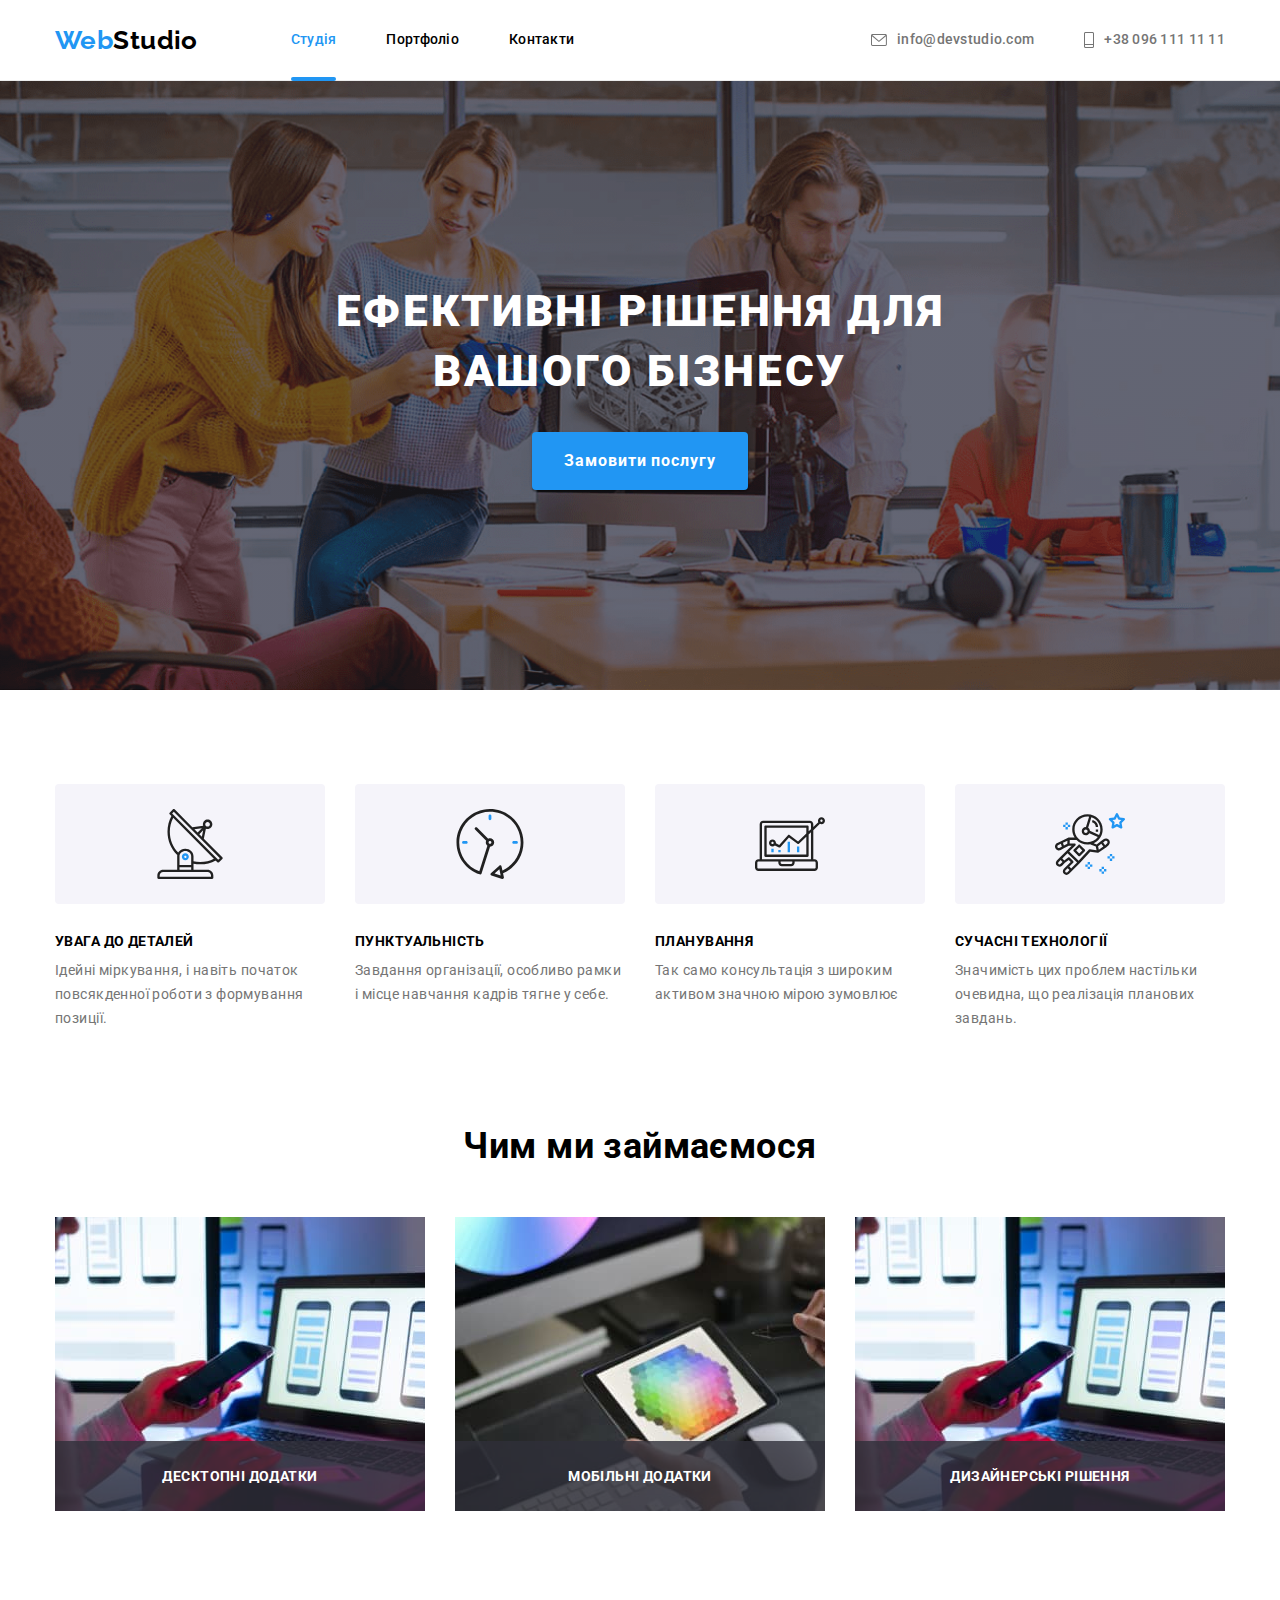
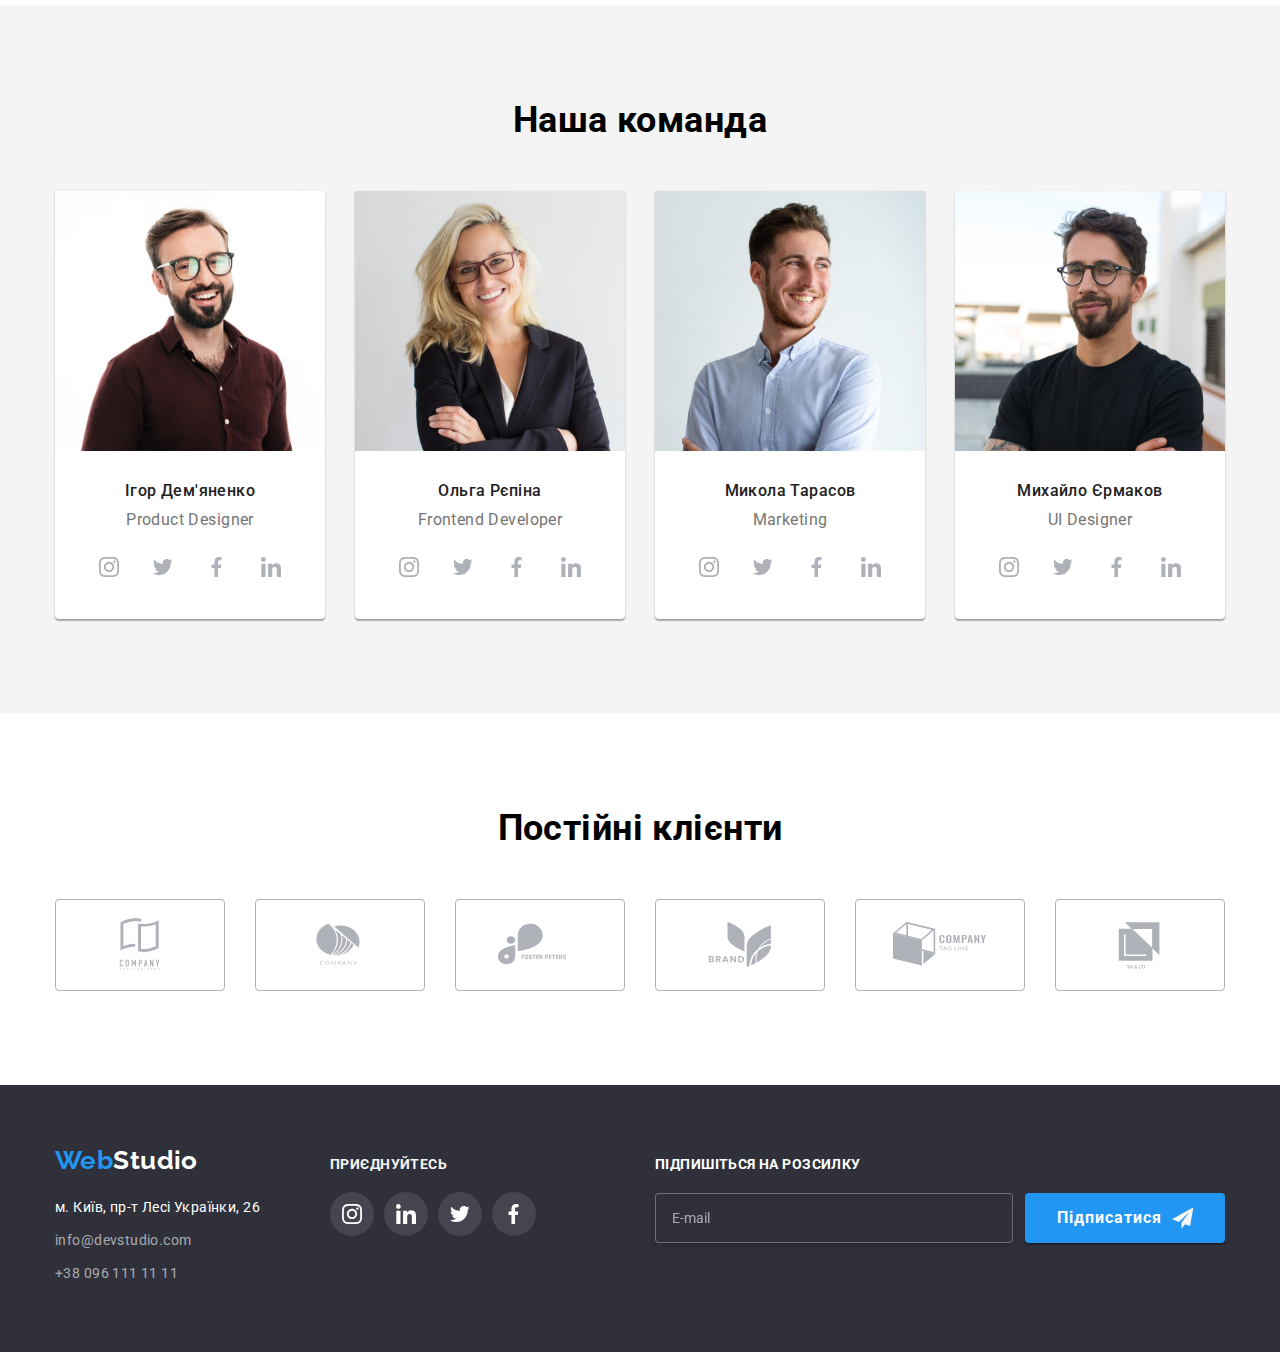
<file: index.html>
<!DOCTYPE html>
<html lang="uk">
<head>
  <meta charset="UTF-8">
  <meta http-equiv="X-UA-Compatible" content="IE=edge">
  <meta name="viewport" content="width=device-width, initial-scale=1.0">
  <!-- FONTS -->
  <link href="https://fonts.googleapis.com/css2?family=Raleway:wght@700&family=Roboto:wght@400;500;700;900&display=swap" rel="stylesheet">
  <!--MODERN-NORMALIZE  -->
  <link rel="stylesheet" href="https://cdn.jsdelivr.net/npm/modern-normalize@1.1.0/modern-normalize.min.css">
  
  <link rel="stylesheet" href="./css/main.min.css">
  <title>WebStudio</title>
</head>
<body>

  <!-- HEDEAR -->
  <header class="header">
    <div class="container header-container">
      <nav class="nav">
      <a class="logo" href="./index.html"><span class="logo__decoration">Web</span>Studio</a>
        <ul class="list-nav list">
          <li class="nav__item"><a class="nav__link current" href="./index.html">Студія</a></li>
          <li class="nav__item"><a class="nav__link" href="./portfolio.html">Портфоліо</a></li>
          <li class="nav__item"><a class="nav__link" href="#">Контакти</a></li>
        </ul>
      </nav>

      <ul class="list-contact list">
        <li class="item-contact">
          <a class="link-contact link" href="mailto:info@devstudio.com">
            <svg class="contacts-icons-mailtu">
              <use href="./images/icons/contacts.svg#icon-envelope"></use>
            </svg>info@devstudio.com
          </a>
        </li>
        <li class="item-contact">
          <a class="link-contact link" href="tel:+380961111111">
            <svg class="contacts-icons-phone">
              <use href="./images/icons/contacts.svg#icon-phone"></use>
            </svg>+38 096 111 11 11
          </a>
        </li>
      </ul>
    </div>
  </header>
  <main>

    <!-- HERO -->
    <section class="hero section">
      <div class="container">
        <h1 class="hero__title">Ефективні рішення для вашого бізнесу</h1>
        <button class="hero__btn btn" data-modal-open type="button">Замовити послугу</button>
      </div>
    </section>

    <!-- ADVANTAGES -->
    <section class="advantages section">
      <h2 class="visually-hidden">Переваги</h2>
        <div class="container">
          <ul class="advantages__list list">
            <li class="advantages__item">
              <div class="advantages__blok">
                <svg class="advantes__icon">
                  <use  href="./images/icons/work.svg#icon-antenna"></use>
                </svg>
              </div>
              <h3 class=advantages__title>УВАГА ДО ДЕТАЛЕЙ</h3>
              <p class="advantages__text">Ідейні міркування, і навіть початок повсякденної роботи з формування позиції.</p>
            </li>

            <li class="advantages__item">
              <div class="advantages__blok">
                <svg class="advantes__icon">
                  <use  href="./images/icons/work.svg#icon-clock"></use>
                </svg>
              </div>
              <h3 class="advantages__title">ПУНКТУАЛЬНІСТЬ</h3>
              <p class="advantages__text">Завдання організації, особливо рамки і місце навчання кадрів тягне у себе.</p>
            </li>

            <li class="advantages__item">
              <div class="advantages__blok">
                <svg class="advantes__icon">
                  <use  href="./images/icons/work.svg#icon-diagram"></use>
                </svg>
              </div>
              <h3 class="advantages__title">ПЛАНУВАННЯ</h3>
              <p class="advantages__text">Так само консультація з широким активом значною мірою зумовлює</p>
            </li>

            <li class="advantages__item">
              <div class="advantages__blok">
                <svg class="advantes__icon">
                  <use  href="./images/icons/work.svg#icon-astronaut"></use>
                </svg>
              </div>
              <h3 class="advantages__title">СУЧАСНІ ТЕХНОЛОГІЇ</h3>
              <p class="advantages__text">Значимість цих проблем настільки очевидна, що реалізація планових завдань.</p>
            </li>
          </ul>
      </div>
    </section>

    <!-- WORK -->
    <section class="work section">
      <div class="container">
        <h2 class="section-title">Чим ми займаємося</h2>
          <ul class="work__list list">
            <li>
              <div class="work-overlay">
                <img src="./images/img-work-1.jpg" alt="зображення роботи над кодом" width="370" height="294">
                <p class="work-overlay__text">Десктопні додатки</p>
              </div>
            </li>

            <li>
              <div class="work-overlay">
                <img src="./images/img-work-2.jpg" alt="зображення роботи над мобільним додатком" width="370" height="294">
                <p class="work-overlay__text">Мобільні додатки</p>
            </div>
            </li>

            <li>
              <div class="work-overlay">
                <img src="./images/img-work-1.jpg" alt="зображення роботи над дизайном" width="370" height="294">
                <p class="work-overlay__text">Дизайнерські рішення</p>
              </div>
            </li>
          </ul>
      </div>
    </section>

    <!-- TEAM -->
    <section class="team section">
      <div class="container">
        <h2 class="section-title">Наша команда</h2>
          <ul class="list-team list">
            <li class="item-team">
              <img src="./images/img-product-designer.jpg" alt="Ігор Дем'яненко" width="270" height="260">
              <div class="team-card">
                <h3 class="card-team__subtitle">Ігор Дем'яненко</h3>
                <p class="team__text" lang="en">Product Designer</p>
              
                <ul class="social-list list">
                  <li class="social-list__item">
                    <a href="" class="social-list__link">
                      <svg lang="en" class="social-list__icon" aria-label="instagram icon">
                        <use href="./images/icons/social-networks.svg#icon-instagram"></use>
                      </svg>
                    </a>
                  </li>
                  <li class="social-list-item">
                    <a href="" class="social-list__link">
                      <svg lang="en" class="social-list__icon" aria-label="twitter icon">
                        <use href="./images/icons/social-networks.svg#icon-twitter"></use>
                      </svg>
                    </a>
                  </li>
                  <li class="social-list-item">
                    <a href="" class="social-list__link">
                      <svg lang="en" class="social-list__icon" aria-label="facebook icon">
                        <use href="./images/icons/social-networks.svg#icon-facebook"></use>
                      </svg>
                    </a>
                  </li>
                  <li class="social-list-item">
                    <a href="" class="social-list__link">
                      <svg lang="en" class="social-list__icon" aria-label="linkedin icon">
                        <use href="./images/icons/social-networks.svg#icon-linkedin"></use>
                      </svg>
                    </a>
                  </li>
                </ul>
              </div>
            </li>

            <li class="item-team">
              <img src="./images/img-frontend-developer.jpg" alt="Ольга Рєпіна" width="270" height="260">
              <div class="team-card">
                <h3 class="card-team__subtitle">Ольга Рєпіна</h3>
                <p class="team__text" lang="en">Frontend Developer</p>

                <ul class="social-list list">
                  <li class="social-list__item">
                    <a href="" class="social-list__link">
                      <svg lang="en" class="social-list__icon" aria-label="instagram icon">
                        <use href="./images/icons/social-networks.svg#icon-instagram"></use>
                      </svg>
                    </a>
                  </li>
                  <li class="social-list-item">
                    <a href="" class="social-list__link">
                      <svg lang="en" class="social-list__icon" aria-label="twitter icon">
                        <use href="./images/icons/social-networks.svg#icon-twitter"></use>
                      </svg>
                    </a>
                  </li>
                  <li class="social-list-item">
                    <a href="" class="social-list__link">
                      <svg lang="en" class="social-list__icon" aria-label="facebook icon">
                        <use href="./images/icons/social-networks.svg#icon-facebook"></use>
                      </svg>
                    </a>
                  </li>
                  <li class="social-list-item">
                    <a href="" class="social-list__link">
                      <svg lang="en" class="social-list__icon" aria-label="linkedin icon">
                        <use href="./images/icons/social-networks.svg#icon-linkedin"></use>
                      </svg>
                    </a>
                  </li>
                </ul>
              </div>
            </li>

            <li class="item-team">
              <img src="./images/img-marketing.jpg" alt="Микола Тарасов" width="270" height="260">
              <div class="team-card">
                <h3 class="card-team__subtitle">Микола Тарасов</h3>
                <p class="team__text" lang="en">Marketing</p>

                <ul class="social-list list">
                  <li class="social-list__item">
                    <a href="" class="social-list__link">
                      <svg lang="en" class="social-list__icon" aria-label="instagram icon">
                        <use href="./images/icons/social-networks.svg#icon-instagram"></use>
                      </svg>
                    </a>
                  </li>
                  <li class="social-list-item">
                    <a href="" class="social-list__link">
                      <svg lang="en" class="social-list__icon" aria-label="twitter icon">
                        <use href="./images/icons/social-networks.svg#icon-twitter"></use>
                      </svg>
                    </a>
                  </li>
                  <li class="social-list-item">
                    <a href="" class="social-list__link">
                      <svg lang="en" class="social-list__icon" aria-label="facebook icon">
                        <use href="./images/icons/social-networks.svg#icon-facebook"></use>
                      </svg>
                    </a>
                  </li>
                  <li class="social-list-item">
                    <a href="" class="social-list__link">
                      <svg lang="en" class="social-list__icon" aria-label="linkedin icon">
                        <use href="./images/icons/social-networks.svg#icon-linkedin"></use>
                      </svg>
                    </a>
                  </li>
                </ul>
              </div>
            </li>

            <li class="item-team">
              <img src="./images/img-ul-designer.jpg" alt="Михайло Єрмаков" width="270" height="260">
              <div class="team-card">
                <h3 class="card-team__subtitle">Михайло Єрмаков</h3>
                <p class="team__text" lang="en">UI Designer</p>

                <ul class="social-list list">
                  <li class="social-list__item">
                    <a href="" class="social-list__link">
                      <svg lang="en" class="social-list__icon" aria-label="instagram icon">
                        <use href="./images/icons/social-networks.svg#icon-instagram"></use>
                      </svg>
                    </a>
                  </li>
                  <li class="social-list-item">
                    <a href="" class="social-list__link">
                      <svg lang="en" class="social-list__icon" aria-label="twitter icon">
                        <use href="./images/icons/social-networks.svg#icon-twitter"></use>
                      </svg>
                    </a>
                  </li>
                  <li class="social-list-item">
                    <a href="" class="social-list__link">
                      <svg lang="en" class="social-list__icon" aria-label="facebook icon">
                        <use href="./images/icons/social-networks.svg#icon-facebook"></use>
                      </svg>
                    </a>
                  </li>
                  <li class="social-list-item">
                    <a href="" class="social-list__link">
                      <svg lang="en" class="social-list__icon" aria-label="linkedin icon">
                        <use href="./images/icons/social-networks.svg#icon-linkedin"></use>
                      </svg>
                    </a>
                  </li>
                </ul>
              </div>
            </li>
          </ul>
    </div>
    </section>

    <!-- CUSTOMERS -->
    <section class="sectin-customers section">
      <div class="container">
        <h2 class="section-title">Постійні клієнти</h2>
          <ul class="curstomers__list list">
            <li class="curstomers__item">
              <a href="" class="curstomers__link link">
                <svg class="curstomers__icon">
                  <use href="./images/icons/logo.svg#icon-Logo-1"></use>
                </svg>
              </a>
            </li>

            <li class="curstomers__item">
              <a href="" class="curstomers__link link">
                <svg class="curstomers__icon">
                  <use href="./images/icons/logo.svg#icon-Logo-2"></use>
                </svg>
              </a>
            </li>

            <li class="curstomers__item">
              <a href="" class="curstomers__link link">
                <svg class="curstomers__icon">
                  <use href="./images/icons/logo.svg#icon-Logo-3"></use>
                </svg>
              </a>
            </li>

            <li class="curstomers__item">
              <a href="" class="curstomers__link link">
                <svg class="curstomers__icon">
                  <use href="./images/icons/logo.svg#icon-Logo-4"></use>
                </svg>
              </a>
            </li>

            <li class="curstomers__item">
              <a href="" class="curstomers__link link">
                <svg class="curstomers__icon">
                  <use href="./images/icons/logo.svg#icon-Logo-5"></use>
                </svg>
              </a>
            </li>

            <li class="curstomers__item">
              <a href="" class="curstomers__link link">
                <svg class="curstomers__icon">
                  <use href="./images/icons/logo.svg#icon-Logo-6"></use>
                </svg>
              </a>
            </li>
          </ul>
      </div>
    </section>
  </main>

  <!-- FOOTER -->
  <footer class="footer">
      <div class="container footer-box">
          <div class="footer-box__contacts">
            <a class="footer-logo" href="./index.html"><span class="logo__decoration">Web</span>Studio</a>
            <address class="footer-address">
              <ul class="footer-address__list list">
                <li class="footer-address__item"><a class="footer-address__link" href="">м. Київ, пр-т Лесі Українки, 26</a></li>
                <li class="footer-address__item"><a class="footer-address__link-contact" href="mailto:info@devstudio.com">info@devstudio.com</a></li>
                <li class="footer-address__item"><a class="footer-address__link-contact" href="tel:+380961111111">+38 096 111 11 11</a></li>
              </ul>
            </address>
          </div>

          <!-- FOOTER-SOCIAL -->
        <div class="footer-social">
          <h2 class="footer-social__title">приєднуйтесь</h2>

          <ul class="footer-social__list list">
            <li class="footer-social__item">
              <a href="" class="footer-social__link">
                <svg class="footer-social__icon">
                  <use class="use" href="./images/icons/social-networks.svg#icon-instagram"></use>
                </svg>
              </a>
            </li>

            <li class="footer-social__item">
              <a href="" class="footer-social__link">
                <svg class="footer-social__icon">
                  <use href="./images/icons/social-networks.svg#icon-linkedin"></use>
                </svg>
              </a>
            </li>

            <li class="footer-social__item">
              <a href="" class="footer-social__link">
                <svg class="footer-social__icon">
                  <use href="./images/icons/social-networks.svg#icon-twitter"></use>
                </svg>
              </a>
            </li>

            <li class="footer-social__item">
              <a href="" class="footer-social__link ">
                <svg class="footer-social__icon">
                  <use href="./images/icons/social-networks.svg#icon-facebook"></use>
                </svg>
              </a>
            </li>
          </ul>
        </div>


        <div class="subscription">
          <p class="footer-title-form">Підпишіться на розсилку</p>
          <form class="footer-form">
            <input class="footer-form-input  name="user_email" 
            type="email" 
            equired
            pattern="[a-zA-Zа]+"
            placeholder="E-mail">
            <button class="footer-form-btn btn" type="submit">
              Підписатися
              <svg class="footer-icon-btn">
                <use href="./images/icons/social-networks.svg#icon-send"></use>
              </svg>
            </button>
          </form>
        </div>
      </div>
    </div>
  </footer>

  <!--MODAL-BACKDROP -->
 
  <div class="backdrop is-hidden" data-modal>
    <div class="modal">
      <button tupe="button" class="modal-close-btn" data-modal-close>
        <svg class="modal-icon-close">
          <use href="./images/icons/modal-window.svg#icon-close"></use>
        </svg>
      </button>

      <p class="modal-title">Залиште свої дані, ми вам передзвонимо</p>
      <form class="modal-form">
        <label class="modal-lable">
          <span class="modal-input-fild">Ім'я</span>
          <span class="modal-form-icon">
            <input class="modal-input" 
            name="user_name" 
            type="text" 
            required 
            pattern="[a-zA-Zа-яА-ЯіІїЇ]+">
            <svg class="form-input-icon" width="12px"
            height="12px">
              <use class="input-icon" href="./images/icons/modal-window.svg#icon-uzer"></use>
            </svg>
          </span>
        </label>
      
        <label class="modal-lable">
          <span class="modal-input-fild">Телефон</span>
          <span class="modal-form-icon">
            <input class="modal-input" 
            name="user_phone" 
            type="tel" 
            required 
            pattern="[0-9]{3}-[0-9]{3}-[0-9]{2}-[0-9]{2}" 
            title="xxx-xxx-xx-xx">
            <svg class="form-input-icon" width="13px" 
            height="13px">
              <use class="input-icon"  href="./images/icons/modal-window.svg#icon-phone"></use>
            </svg>
          </span>
        </label>
      
        <label class="modal-lable">
          <span class="modal-input-fild">Пошта</span>
          <span class="modal-form-icon">
            <input class="modal-input" 
            name="user_email" 
            type="email" 
            equired
            pattern="[a-zA-Zа]+">
            <svg class="form-input-icon" width="15px" 
            height="12px" >
              <use class="input-icon" href="./images/icons/modal-window.svg#icon-letter"></use>
            </svg>
          </span>
        </label>
      
        <label class="modal-lable-textarea">
          <span class="modal-input-fild">Коментар</span>
          <textarea class="modal-textarea" 
          name="user_message"
          placeholder="Введіть текст"></textarea>
        </label>
      
        <label class="modal-checkbox-field">
          <input class="modal-checkbox"
          name="user_policy" 
          type="checkbox" 
          required>
          <svg class="icon-checkbox">
            <use class="icon-checkbox-active" href="./images/icons/modal-window.svg#icon-check-box"></use>
          </svg>
          Погоджуюся з розсилкою та приймаю&nbsp <a class="checkbox-link" href=""> Умови договору</a>
        </label>

        <button class="modal-form-btn btn" type="submit">Надіслати</button>
      </form>
    </div>
  </div>
 


  <script src="./js/modal.js"></script>
</body>
</html>
</file>
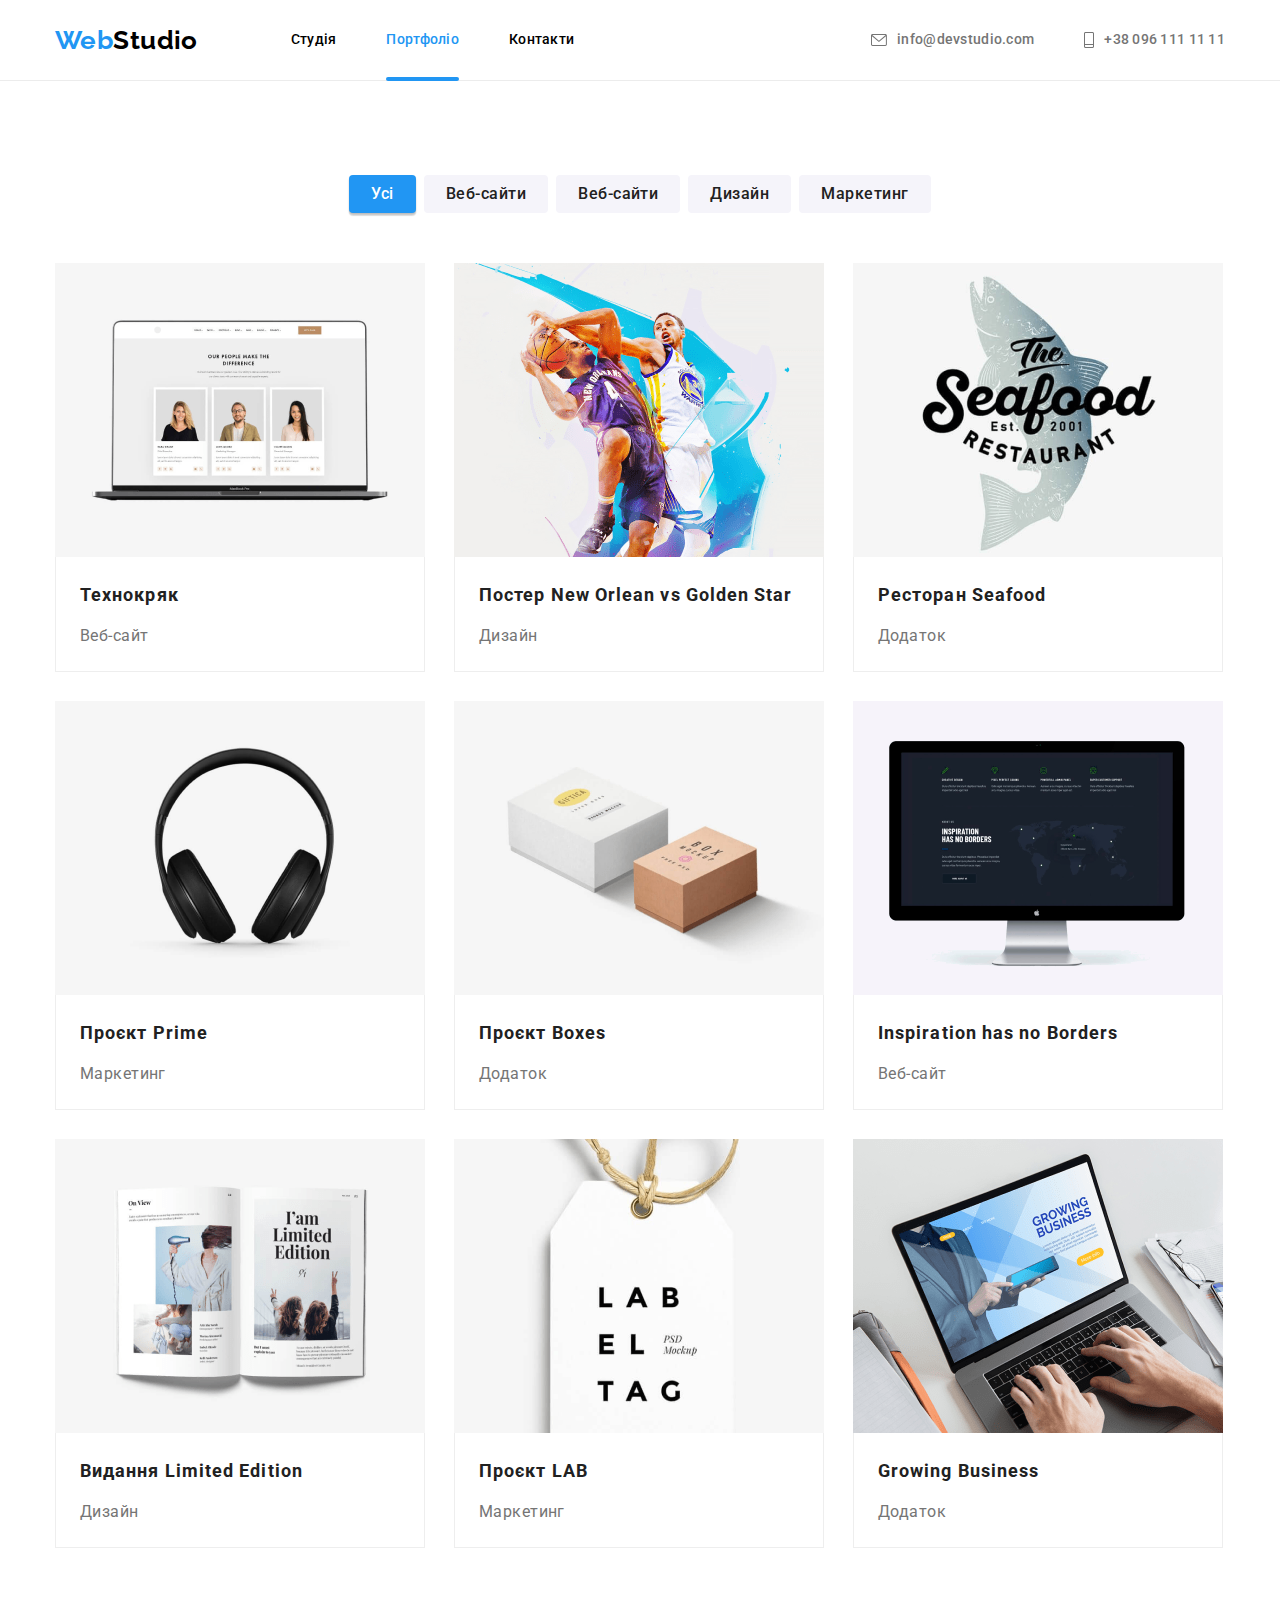
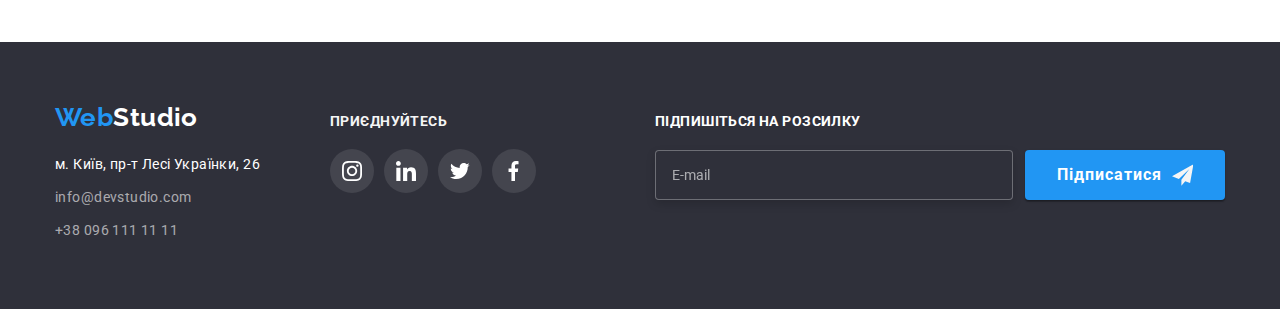
<file: portfolio.html>
<!DOCTYPE html>
<html lang="uk">
<head>
  <meta charset="UTF-8">
  <meta http-equiv="X-UA-Compatible" content="IE=edge">
  <meta name="viewport" content="width=device-width, initial-scale=1.0">
  <!-- FONTS -->
  <link href="https://fonts.googleapis.com/css2?family=Raleway:wght@700&family=Roboto:wght@400;500;700;900&display=swap" rel="stylesheet">
  <!--MODERN-NORMALIZE  -->
  <link rel="stylesheet" href="https://cdn.jsdelivr.net/npm/modern-normalize@1.1.0/modern-normalize.min.css">

  <link rel="stylesheet" href="./css/main.min.css">
  <title>WebStudio</title>
</head>
<body>

   <!-- HEDEAR -->
   <header class="header">
    <div class="container header-container">
      <nav class="nav">
      <a class="logo" href="./index.html"><span class="logo__decoration">Web</span>Studio</a>
        <ul class="list-nav list">
          <li class="nav__item"><a class="nav__link" href="./index.html">Студія</a></li>
          <li class="nav__item"><a class="nav__link current" href="./portfolio.html">Портфоліо</a></li>
          <li class="nav__item"><a class="nav__link" href="#">Контакти</a></li>
        </ul>
      </nav>

      <ul class="list-contact list">
        <li class="item-contact">
          <a class="link-contact link" href="mailto:info@devstudio.com">
            <svg class="contacts-icons-mailtu">
              <use href="./images/icons/contacts.svg#icon-envelope"></use>
            </svg>info@devstudio.com
          </a>
        </li>
        <li class="item-contact">
          <a class="link-contact link" href="tel:+380961111111">
            <svg class="contacts-icons-phone">
              <use href="./images/icons/contacts.svg#icon-phone"></use>
            </svg>+38 096 111 11 11
          </a>
        </li>
      </ul>
    </div>
  </header>
  <main>

  <!-- PORTFOLIO -->
  <main>
    <section class="portfolio section">
      <div class="container">
      <h1 class="visually-hidden ">Портфоліо</h1>
      <ul class="list-btn list">
        <li>
          <button class="btn-portfolio active btn" type="button">Усі</button>
        </li>
        <li>
          <button class="btn-portfolio btn" type="button">Веб-сайти</button>
        </li>
        <li>
          <button class="btn-portfolio btn" type="button">Веб-сайти</button>
        </li>
        <li>
          <button class="btn-portfolio btn" type="button">Дизайн</button>
        </li>
        <li>
          <button class="btn-portfolio btn" type="button">Маркетинг</button>
        </li>
      </ul>

      <!-- PORTFOLIO-IMG -->

      <ul class="list-portfolio list">
        <li>
          <a href="" class="portfolio-link link">
            <div class="protfolio-overlay">
              <img src="./images/portfolio-images/portfolio-img.1-min.png" alt="Зображений ноутбук з відкритим сайтом" height="294" width="370">
              <p class="portfolio-overlay-text">Ресурс пропонує комплексні пропозиції з різним рівнем функціоналу та сервісів. Все це дозволить відвідувачу отримати вичерпні відомості про компанію чи приватну особу.</p>
            </div>
            <div class="portfolio-card">
              <h2 class="portfoli-list-title">Технокряк</h2>
              <p class="portfolio-list-text">Веб-сайт</p>
            </div>
          </a>
        </li>

        <li>
          <a href="" class="portfolio-link link">
            <div class="protfolio-overlay">
              <img src="./images/portfolio-images/portfolio-img.2-min.png" alt="Постер з двома баскедболістами" height="294" width="370">
              <p class="portfolio-overlay-text">Ресурс пропонує комплексні пропозиції з різним рівнем функціоналу та сервісів. Все це дозволить відвідувачу отримати вичерпні відомості про компанію чи приватну особу.</p>
            </div>
            <div class="portfolio-card">
              <h2 class="portfoli-list-title">Постер New Orlean vs Golden Star</h2>
              <p class="portfolio-list-text">Дизайн</p>
            </div>
          </a>
        </li>

        <li>
          <a href="" class="portfolio-link link">
            <div class="protfolio-overlay">
              <img src="./images/portfolio-images/portfolio-img.3-min.png" alt="Логотип ресторану" height="294" width="370">
              <p class="portfolio-overlay-text">Ресурс пропонує комплексні пропозиції з різним рівнем функціоналу та сервісів. Все це дозволить відвідувачу отримати вичерпні відомості про компанію чи приватну особу.</p>
            </div>
            <div  class="portfolio-card">
              <h2 class="portfoli-list-title">Ресторан Seafood</h2>
              <p class="portfolio-list-text">Додаток</p>
            </div>
          </a>
        </li>

        <li>
          <a href="" class="portfolio-link link">
            <div class="protfolio-overlay">
              <img src="./images/portfolio-images/portfolio-img.4-min.png" alt="Зображення чорних навушників" height="294" width="370">
              <p class="portfolio-overlay-text">Ресурс пропонує комплексні пропозиції з різним рівнем функціоналу та сервісів. Все це дозволить відвідувачу отримати вичерпні відомості про компанію чи приватну особу.</p>
            </div>
            <div  class="portfolio-card">
              <h2 class="portfoli-list-title">Проєкт Prime</h2>
              <p class="portfolio-list-text">Маркетинг</p>
            </div>
          </a>
        </li>

        <li>
          <a href="" class="portfolio-link link">
            <div class="protfolio-overlay">
              <img src="./images/portfolio-images/portfolio-img.5-min.png" alt="Зображення двох коробок" height="294" width="370">
              <p class="portfolio-overlay-text">Ресурс пропонує комплексні пропозиції з різним рівнем функціоналу та сервісів. Все це дозволить відвідувачу отримати вичерпні відомості про компанію чи приватну особу.</p>
            </div>
            <div  class="portfolio-card">
              <h2 class="portfoli-list-title">Проєкт Boxes</h2>
              <p class="portfolio-list-text">Додаток</p>
            </div>
          </a>
        </li>

        <li>
          <a href="" class="portfolio-link link">
            <div class="protfolio-overlay">
              <img src="./images/portfolio-images/portfolio-img.6-min.png" alt="Монітор комп'ютера" height="294" width="370">
              <p class="portfolio-overlay-text">Ресурс пропонує комплексні пропозиції з різним рівнем функціоналу та сервісів. Все це дозволить відвідувачу отримати вичерпні відомості про компанію чи приватну особу.</p>
            </div>
            <div  class="portfolio-card">
              <h2 class="portfoli-list-title">Inspiration has no Borders</h2>
              <p class="portfolio-list-text">Веб-сайт</p>
            </div>
          </a>
        </li>

        <li>
          <a href="" class="portfolio-link link">
            <div class="protfolio-overlay">
              <img src="./images/portfolio-images/portfolio-img.7-min.png" alt="Зображиний журнал" height="294" width="370">
              <p class="portfolio-overlay-text">Ресурс пропонує комплексні пропозиції з різним рівнем функціоналу та сервісів. Все це дозволить відвідувачу отримати вичерпні відомості про компанію чи приватну особу.</p>
            </div>
            <div  class="portfolio-card">
              <h2 class="portfoli-list-title">Видання Limited Edition</h2>
              <p class="portfolio-list-text">Дизайн</p>
            </div>
          </a>
        </li>

        <li>
          <a href="" class="portfolio-link link">
            <div class="protfolio-overlay">
              <img src="./images/portfolio-images/portfolio-img.8-min.png" alt="Зображеня лейбла" height="294" width="370">
              <p class="portfolio-overlay-text">Ресурс пропонує комплексні пропозиції з різним рівнем функціоналу та сервісів. Все це дозволить відвідувачу отримати вичерпні відомості про компанію чи приватну особу.</p>
            </div>
            <div  class="portfolio-card">
              <h2 class="portfoli-list-title">Проєкт LAB</h2>
              <p class="portfolio-list-text">Маркетинг</p>
            </div>
          </a>
        </li>

        <li>
          <a href="" class="portfolio-link link">
            <div class="protfolio-overlay">
              <img src="./images/portfolio-images/portfolio-img.9-min.png" alt="Зображиний ноутбук" height="294" width="370">
              <p class="portfolio-overlay-text">Ресурс пропонує комплексні пропозиції з різним рівнем функціоналу та сервісів. Все це дозволить відвідувачу отримати вичерпні відомості про компанію чи приватну особу.</p>
            </div>
            <div  class="portfolio-card">
              <h2 class="portfoli-list-title">Growing Business</h2>
              <p class="portfolio-list-text">Додаток</p>
            </div>
          </a>
        </li>
      </ul>
    </div>
    </section>
  </main>

  <!-- FOOTER -->
  <footer class="footer">
    <div class="container footer-box">
        <div class="footer-box__contacts">
          <a class="footer-logo" href="./index.html"><span class="logo__decoration">Web</span>Studio</a>
          <address class="footer-address">
            <ul class="footer-address__list list">
              <li class="footer-address__item"><a class="footer-address__link" href="">м. Київ, пр-т Лесі Українки, 26</a></li>
              <li class="footer-address__item"><a class="footer-address__link-contact" href="mailto:info@devstudio.com">info@devstudio.com</a></li>
              <li class="footer-address__item"><a class="footer-address__link-contact" href="tel:+380961111111">+38 096 111 11 11</a></li>
            </ul>
          </address>
        </div>

        <!-- FOOTER-SOCIAL -->
      <div class="footer-social">
        <h2 class="footer-social__title">приєднуйтесь</h2>

        <ul class="footer-social__list list">
          <li class="footer-social__item">
            <a href="" class="footer-social__link">
              <svg class="footer-social__icon">
                <use class="use" href="./images/icons/social-networks.svg#icon-instagram"></use>
              </svg>
            </a>
          </li>

          <li class="footer-social__item">
            <a href="" class="footer-social__link">
              <svg class="footer-social__icon">
                <use href="./images/icons/social-networks.svg#icon-linkedin"></use>
              </svg>
            </a>
          </li>

          <li class="footer-social__item">
            <a href="" class="footer-social__link">
              <svg class="footer-social__icon">
                <use href="./images/icons/social-networks.svg#icon-twitter"></use>
              </svg>
            </a>
          </li>

          <li class="footer-social__item">
            <a href="" class="footer-social__link ">
              <svg class="footer-social__icon">
                <use href="./images/icons/social-networks.svg#icon-facebook"></use>
              </svg>
            </a>
          </li>
        </ul>
      </div>


      <div class="subscription">
        <p class="footer-title-form">Підпишіться на розсилку</p>
        <form class="footer-form">
          <input class="footer-form-input  name="user_email" 
          type="email" 
          equired
          pattern="[a-zA-Zа]+"
          placeholder="E-mail">
          <button class="footer-form-btn btn" type="submit">
            Підписатися
            <svg class="footer-icon-btn">
              <use href="./images/icons/social-networks.svg#icon-send"></use>
            </svg>
          </button>
        </form>
      </div>
    </div>
  </div>
</footer>
</body>
</html>
</file>
<file: css/main.min.css>
:root{--primary-font: "Roboto", sans-serif;--secondary-font: "Raleway", sans-serif;--primary-text-dark-color: #212121;--secondary-text-dark-color: #757575;--primary-text-light-color: #FFFFFF;--secondary-text-light-color: rgba(255, 255, 255, 0.6);--primary-background-color: #F5F5F5;--secondary-background-color: #F5F4FA;--primary-dark-background-color: #2F303A;--accent-color: #2196F3;--transition-dur-and-func: 250ms cubic-bezier(0.4, 0, 0.2, 1)}.visually-hidden{position:absolute;white-space:nowrap;width:1px;height:1px;overflow:hidden;border:0;padding:0;clip:rect(0 0 0 0);clip-path:inset(50%);margin:-1px}img{display:block;max-width:100%;height:auto}.list{list-style:none}.link{text-decoration:none}h1,h2,h3,h4,p{margin-top:0;margin-bottom:0}button{cursor:pointer}ul,ol{margin-top:0;margin-bottom:0;padding-left:0}body{color:var(--primary-text-color);box-sizing:border-box;font-family:Roboto,sans-serif;letter-spacing:.03em;font-size:14px}.section{padding-top:94px;padding-bottom:94px}.container{width:1200px;margin-left:auto;margin-right:auto;padding-left:15px;padding-right:15px}.advantages__list{display:flex;column-gap:30px}.advantages__item{flex-basis:calc((100% - 90px)/4)}.advantages__blok{display:flex;height:120px;justify-content:center;align-items:center;border-radius:4px;background-color:#f5f4fa}.advantes__icon{width:70px;height:70px}.advantages__title{font-size:14px;font-weight:700;line-height:1.14;margin-top:30px;text-transform:uppercase}.advantages__text{line-height:1.71;margin-top:10px;color:var(--secondary-text-dark-color)}.backdrop{position:fixed;top:0;left:0;z-index:100;width:100%;height:100%;background-color:rgba(0,0,0,.2);transition:opacity var(--transition-dur-and-func),visibility var(--transition-dur-and-func)}.backdrop.is-hidden{visibility:hidden;opacity:0;pointer-events:none}.curstomers__list{display:flex;justify-content:center;gap:30px}.curstomers__item{width:170px;height:92px}.curstomers__link{display:flex;justify-content:center;align-items:center;height:100%;width:100%;border-radius:4px;border:1px solid #afb1b8;transition:border var(--transition-dur-and-func)}.curstomers__link:hover,.curstomers__link:focus{border:1px solid var(--accent-color)}.curstomers__icon{fill:#afb1b8;height:60px;width:106px;transition:fill var(--transition-dur-and-func)}.curstomers__link:hover .curstomers__icon,.curstomers__link:focus .curstomers__icon{fill:var(--accent-color)}.hero{padding-top:200px;padding-bottom:200px;max-width:1600px;margin:0 auto;text-align:center;background-image:linear-gradient(rgba(47, 48, 58, 0.4), rgba(47, 48, 58, 0.4)),url("../images/img-hero.png");background-size:cover;background-position:center;background-repeat:no-repeat;background-color:#2f303a}.hero__title{font-family:var(--primary-font);font-weight:900;font-size:44px;line-height:1.37;margin-left:auto;margin-right:auto;text-align:center;letter-spacing:.06em;text-transform:uppercase;display:block;width:696px;color:var(--primary-text-light-color)}.hero__btn.btn{margin-top:30px}.modal-title{font-size:20px;font-weight:700;line-height:1.15;text-align:center;margin-bottom:12px;color:var(--primary-text-dark-color)}.modal-form{display:flex;flex-direction:column}.modal-lable{margin-bottom:10px}.modal-lable-textarea{margin-bottom:20px}.modal-input-fild{display:block;font-size:12px;line-height:1.16;letter-spacing:.01em;margin-bottom:4px;color:var(--secondary-text-dark-color)}.modal-input{width:100%;height:40px;padding:12px 0;padding-left:42px;background:#fff;cursor:pointer;border:1px solid rgba(33,33,33,.2);border-radius:4px;transition:border-color var(--transition-dur-and-func)}.modal-input:focus{border:1px solid var(--accent-color);outline:none}.modal-form-icon{display:block;position:relative}.form-input-icon{position:absolute;top:50%;left:12px;transform:translateY(-50%);fill:var(--primary-text-dark-color);width:18px;height:18px;transition:fill var(--transition-dur-and-func)}.modal-input:focus+.form-input-icon{fill:var(--accent-color);outline:none}.modal-textarea{display:block;width:100%;height:120px;padding:12px 0;padding-left:16px;background:#fff;cursor:pointer;resize:none;border:1px solid rgba(33,33,33,.2);border-radius:4px;transition:border-color var(--transition-dur-and-func)}.modal-textarea:focus{outline:none;border-color:var(--accent-color)}.modal-textarea::placeholder{font-size:12px;line-height:1.16;letter-spacing:.01em;color:rgba(117,117,117,.5)}.modal-checkbox-field{justify-content:center;font-size:14px;line-height:1.71;color:var(--secondary-text-dark-color);display:flex;align-items:center;margin-bottom:30px;cursor:pointer}.modal-checkbox{appearance:none}.icon-checkbox-active{display:none}.modal-checkbox:checked+.icon-checkbox .icon-checkbox-active{display:block;position:absolute}.icon-checkbox{width:15px;height:14px;border:2px solid var(--primary-text-dark-color);margin-right:7px;border-radius:2px}.modal-checkbox:checked+.icon-checkbox{background-color:var(--accent-color);fill:var(--primary-text-light-color)}.checkbox-link{font-size:14px;line-height:1.71;color:var(--accent-color)}.modal-form-btn.btn{width:200px;height:50px;align-self:center}.modal-form-btn.btn:hover,.modal-form-btn.btn:focus{background-color:#188ce8}.modal{position:absolute;top:50%;left:50%;transform:translate(-50%, -50%);width:528px;height:581px;padding:40px;background-color:#fff}.modal-close-btn{position:absolute;top:8px;right:8px;display:flex;align-items:center;justify-content:center;width:30px;height:30px;fill:#000;background-color:rgba(0,0,0,0);border:1px solid rgba(0,0,0,.1);border-radius:50%;padding:0;transform:fill var(--transition-dur-and-func)}.modal-icon-close{fill:1px solid;width:11px;height:11px}.modal-close-btn:hover .modal-icon-close,.modal-close-btn:focus .modal-icon-close{fill:var(--accent-color)}.list-btn{display:flex;column-gap:8px;justify-content:center}.btn-portfolio.btn{font-style:normal;font-weight:500;line-height:1.62;box-shadow:none;letter-spacing:.03em;padding:6px 22px;background-color:var(--secondary-background-color);border-radius:4px;border:none;transition:color var(--transition-dur-and-func),background-color var(--transition-dur-and-func),box-shadow var(--transition-dur-and-func);color:var(--primary-text-dark-color)}.btn-portfolio.btn:hover,.btn-portfolio.btn:focus{background-color:var(--accent-color);color:var(--primary-text-light-color);box-shadow:0px 3px 1px rgba(0,0,0,.1),0px 1px 2px rgba(0,0,0,.08),0px 2px 2px rgba(0,0,0,.12);border-radius:4px}.list-btn .active{background-color:var(--accent-color);color:var(--primary-text-light-color);box-shadow:0px 3px 1px rgba(0,0,0,.1),0px 1px 2px rgba(0,0,0,.08),0px 2px 2px rgba(0,0,0,.12);border-radius:4px}.list-portfolio{display:flex;flex-wrap:wrap;gap:29px;margin-top:50px}.portfolio-link{display:inline-block;background-color:var(--primary-background-color);transition:box-shadow 250ms cubic-bezier(0.4, 0, 0.2, 1)}.portfolio-link:hover,.portfolio-link:focus{background:#fff;box-shadow:0px 1px 1px rgba(0,0,0,.12),0px 4px 4px rgba(0,0,0,.06),1px 4px 6px rgba(0,0,0,.16)}.portfolio-card{padding:20px 24px;background:#fff;border:1px solid #eee;border-top:none}.portfoli-list-title{font-size:18px;font-weight:700;line-height:2;letter-spacing:.06em;color:var(--primary-text-dark-color)}.portfolio-list-text{font-size:16px;font-weight:400;line-height:1.875;font-style:normal;margin-top:8px;color:var(--secondary-text-dark-color)}.protfolio-overlay{position:relative;overflow:hidden}.portfolio-overlay-text{position:absolute;bottom:0;right:0;width:100%;height:100%;padding:63px 24px;font-size:18px;line-height:1.56;color:#fff;transform:translateY(100%);transition:transform var(--transition-dur-and-func);background:rgba(33,150,243,.9)}.portfolio-link:hover .portfolio-overlay-text,.portfolio-link:focus .portfolio-overlay-text{transform:translateY(0%)}.team{background-color:#f5f4f4}.list-team{display:flex;column-gap:30px}.item-team{box-shadow:0px 1px 3px rgba(0,0,0,.12),0px 1px 1px rgba(0,0,0,.14),0px 2px 1px rgba(0,0,0,.2);border-radius:0px 0px 4px 4px;background-color:#fff}.team-card{padding:30px 0}.card-team__subtitle{font-size:16px;font-weight:500;line-height:1.1875;text-align:center;color:var(--primary-text-dark-color)}.team__text{font-size:16px;line-height:1.19;text-align:center;margin-top:10px;color:var(--secondary-text-dark-color)}.social-list{display:flex;justify-content:center;column-gap:10px;margin-top:16px}.social-list__link{display:flex;align-items:center;justify-content:center;width:44px;height:44px;border-radius:50%;background-color:#fff;transition:background-color var(--transition-dur-and-func)}.social-list__link:hover,.social-list__link:focus{background-color:var(--accent-color)}.social-list__icon{height:20px;width:20px;fill:#afb1b8;transition:fill var(--transition-dur-and-func)}.social-list__link:hover .social-list__icon,.social-list__link:focus .social-list__icon{fill:#fff}.work{padding-top:0}.work__list{display:flex;column-gap:30px}.work-overlay{position:relative;width:100%;overflow:hidden}.work-overlay__text{position:absolute;bottom:0;right:0;width:100%;height:70px;font-weight:700;text-align:center;text-transform:uppercase;padding:27px 0;color:var(--primary-text-light-color);background:rgba(47,48,58,.8)}.btn{font-size:16px;font-weight:700;line-height:2.375;font-family:inherit;align-items:center;text-align:center;letter-spacing:.06em;cursor:pointer;padding:10px 32px;border:none;box-shadow:0px 1px 3px rgba(0,0,0,.12),0px 1px 1px rgba(0,0,0,.14),0px 2px 1px rgba(0,0,0,.2);border-radius:4px;color:var(--primary-text-light-color);background-color:var(--accent-color);transition:background-color var(--transition-dur-and-func)}.btn:hover,.btn:focus{background-color:#188ce8}.footer{padding-top:60px;padding-bottom:66px;background-color:var(--primary-dark-background-color)}.footer-box{display:flex;align-items:baseline}.footer-logo{font-family:var(--secondary-font);font-weight:700;font-size:26px;line-height:1.19;text-decoration:none;margin-bottom:20px;display:block;color:#fff}.footer-address__item{font-style:normal;margin-top:14px}.footer-address__item{margin-top:9px}.footer-address__item:first-child{margin-top:0}.footer-address__link{display:block;line-height:1.71;text-decoration:none;color:var(--primary-text-light-color)}.footer-address__link-contact{display:block;line-height:1.71;text-decoration:none;color:var(--secondary-text-light-color);transition:var(--transition-dur-and-func)}.footer-address__link-contact:hover,.footer-address__link-contact:focus{color:var(--accent-color)}.footer-social{margin-left:70px}.footer-social__title{margin-bottom:20px;text-transform:uppercase;font-size:14px;font-weight:700;line-height:1.1428571429;color:var(--primary-text-light-color)}.footer-social__title{color:#f5f5f5}.footer-social__list{display:flex;justify-content:center;column-gap:10px}.footer-social__item{display:flex;align-items:center;justify-content:center;width:44px;height:44px;border-radius:50%;background-color:rgba(255,255,255,.1)}.footer-social__link{display:flex;justify-content:center;align-items:center;width:100%;height:100%;border-radius:50%;transition:background-color var(--transition-dur-and-func)}.footer-social__link:hover,.footer-social__link:focus{background-color:var(--accent-color)}.footer-social__icon{height:20px;width:20px;fill:#fff}.subscription{margin-left:auto}.footer-form{display:flex}.footer-title-form{font-weight:700;line-height:1.14;text-transform:uppercase;margin-bottom:20px;color:var(--primary-text-light-color)}.footer-form-input{width:358px;height:50px;padding-left:16px;color:var(--primary-text-light-color);cursor:pointer;border:1px solid rgba(255,255,255,.3);filter:drop-shadow(0px 4px 4px rgba(0, 0, 0, 0.15));border-radius:4px;background-color:var(--primary-dark-background-color);transform:border var(--transition-dur-and-func)}.footer-form-input:focus{outline:none;border:1px solid var(--accent-color)}.footer-form-input::placeholder{color:rgba(255,255,255,.6)}.footer-form-btn.btn{display:flex;align-items:center;justify-content:center;width:200px;height:50px;margin-left:12px}.footer-icon-btn{width:24px;height:24px;margin-left:10px;fill:var(--primary-background-color)}.header{border-bottom:1px solid #ececec}.header-container{display:flex;justify-content:space-between}.nav{display:flex;align-items:center}.list-nav{display:flex;column-gap:50px}.nav__link{position:relative;font-weight:500;line-height:1.14;letter-spacing:.02em;text-decoration:none;display:block;padding:32px 0;color:var(--primary-text-color);transition:color var(--transition-dur-and-func)}.nav__link:hover,.nav__link:focus{color:var(--accent-color)}.nav__link.current{color:var(--accent-color)}.nav__link.current::after{content:"";position:absolute;bottom:-1px;right:0;display:block;color:var(--accent-color);width:100%;height:4px;background-color:var(--accent-color);border-radius:2px}.list-contact{display:flex;align-items:center}.item-contact{margin-right:50px}.item-contact:last-child{margin-right:0}.link-contact{display:flex;justify-content:center;align-items:center;font-weight:500;line-height:1.14;letter-spacing:.02em;padding:32px 0;color:var(--secondary-text-dark-color);transition:color var(--transition-dur-and-func)}.link-contact:hover,.link-contact:focus{color:var(--accent-color)}.contacts-icons-mailtu{height:12px;width:16px;margin-right:10px;fill:currentColor}.contacts-icons-phone{height:16px;width:10px;margin-right:10px;fill:currentColor}.logo{font-family:var(--secondary-font);font-weight:700;font-size:26px;line-height:1.19;text-decoration:none;margin-right:93px;display:block;color:var(--primary-text-color)}.logo__decoration{font-size:26px;line-height:1.12;color:var(--accent-color)}.section-title{font-size:36px;font-weight:700;line-height:1.1666666667;text-align:center;margin-bottom:50px;color:var(--primary-text-color)}/*# sourceMappingURL=main.min.css.map */
</file>
